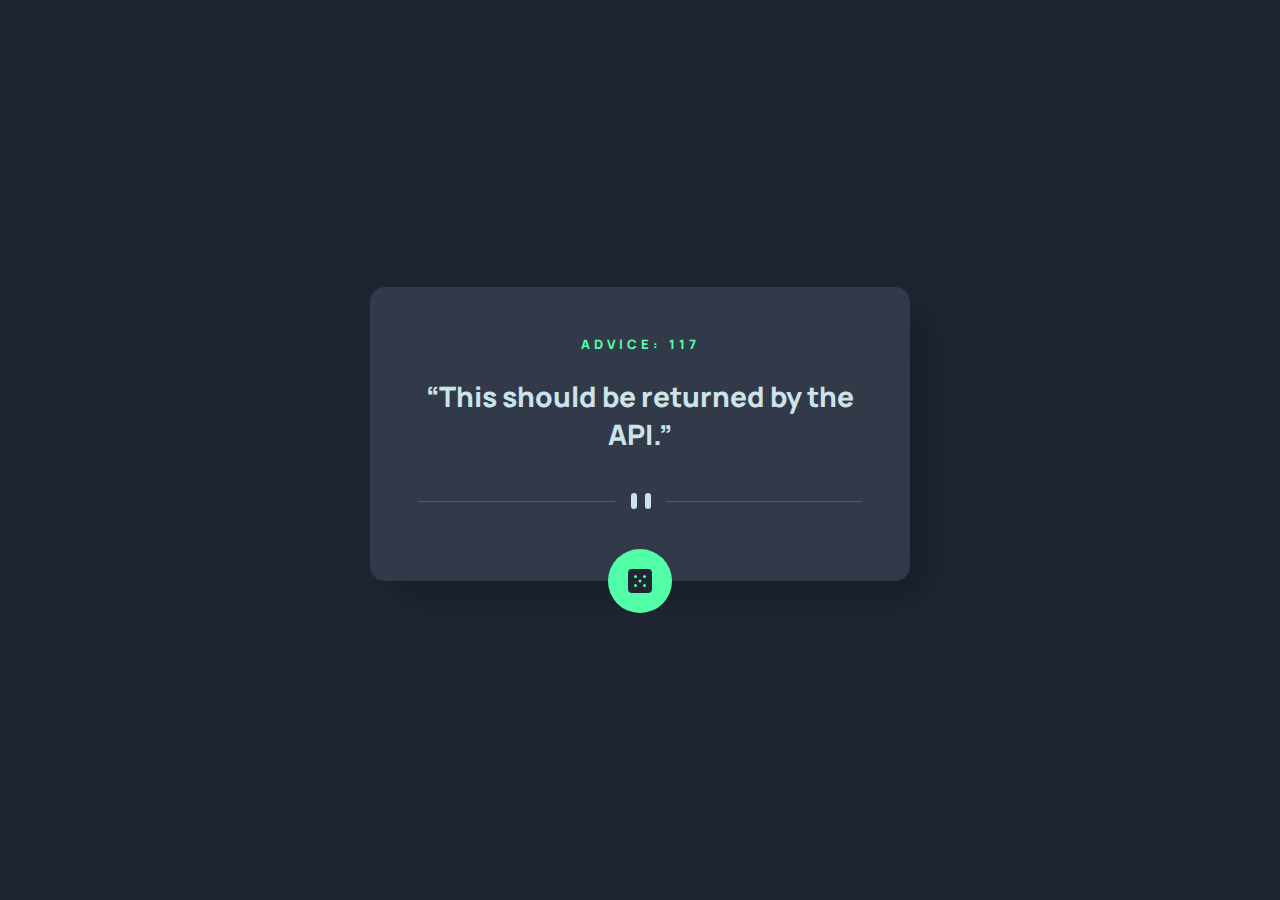
<file: advice-generator-app/index.html>
<!DOCTYPE html>
<html lang="en">
  <head>
    <meta charset="UTF-8" />
    <meta name="viewport" content="width=device-width, initial-scale=1.0" />
    <!-- displays site properly based on user's device -->

    <link
      rel="icon"
      type="image/png"
      sizes="32x32"
      href="./images/favicon-32x32.png"
    />
    <link rel="preconnect" href="https://fonts.googleapis.com" />
    <link rel="preconnect" href="https://fonts.gstatic.com" crossorigin />
    <link
      href="https://fonts.googleapis.com/css2?family=Manrope:wght@800&display=swap"
      rel="stylesheet"
    />
    <link rel="stylesheet" href="./style.css" />

    <title>Frontend Mentor | Advice generator app</title>

  </head>
  <body>
    <main class="advice-card">
      <h1 id="advice-id">ADVICE: 117</h1>
      <p id="advice-text">
        “This should be returned by the API.”
      </p>
      <div id="loading" class="hidden"></div>
      <div class="divider"></div>

      <button id="btn-dice">
        <img
          src="./images/icon-dice.svg"
          alt="Dice button to fetch a new advice"
        />
      </button>
    </main>

    <!-- <footer class="attribution">
      Challenge by
      <a href="https://www.frontendmentor.io?ref=challenge" target="_blank"
        >Frontend Mentor</a
      >.<br />
      Coded by
      <a href="https://www.linkedin.com/in/carzanigariccardo/"
        >Riccardo (Ricky) Carzaniga</a
      >.
    </footer> -->

    <script src="./main.js"></script>
  </body>
</html>
</file>
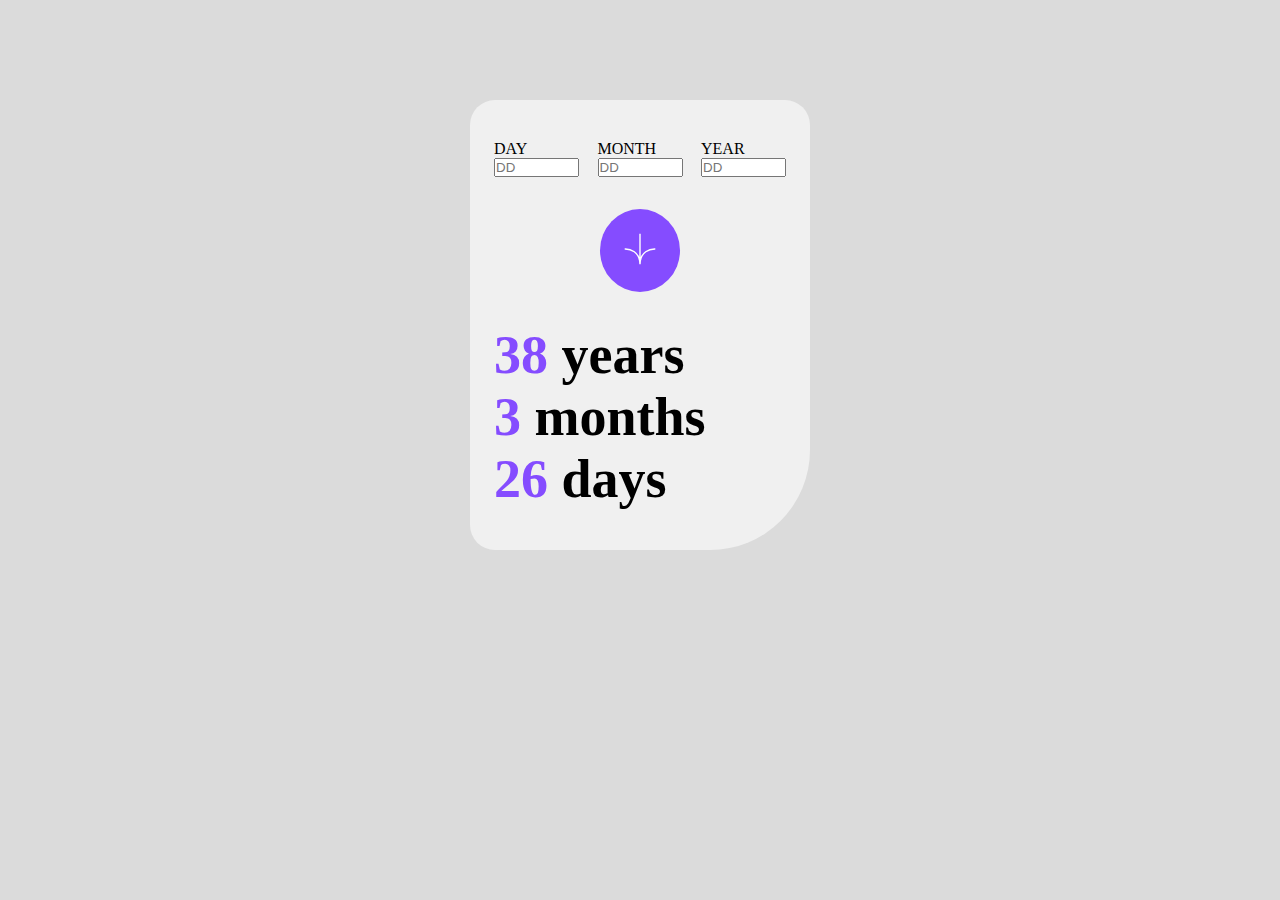
<file: age-calculator-app/index.html>
<!DOCTYPE html>
<html lang="en">
  <head>
    <meta charset="UTF-8" />
    <meta name="viewport" content="width=device-width, initial-scale=1.0" />
    <!-- displays site properly based on user's device -->

    <link
      rel="icon"
      type="image/png"
      sizes="32x32"
      href="./assets/images/favicon-32x32.png"
    />

    <link rel="stylesheet" href="./style.css" />

    <title>Frontend Mentor | Age calculator app</title>
  </head>
  <body>
    <main class="card">
      <div class="input-container">
        <label for="day"
          >DAY
          <input type="text" name="day" id="day" placeholder="DD" />
        </label>

        <label for="month"
          >MONTH
          <input type="text" name="month" id="month" placeholder="DD" />
        </label>

        <label for="year"
          >YEAR
          <input type="text" name="year" id="year" placeholder="DD" />
        </label>
      </label>

      </div>

      <!-- Button goes here -->
      <button id="btn">
        <img src="assets/images/icon-arrow.svg" alt="" />
      </button>

      <div class="output-container">
        <h2><span id="years">38</span> years</h2>
        <h2><span id="months">3</span> months</h2>
        <h2><span id="days">26</span> days</h2>
      </div>
    </main>

    <script src="./main.js"></script>

    
  </body>
</html>
</file>
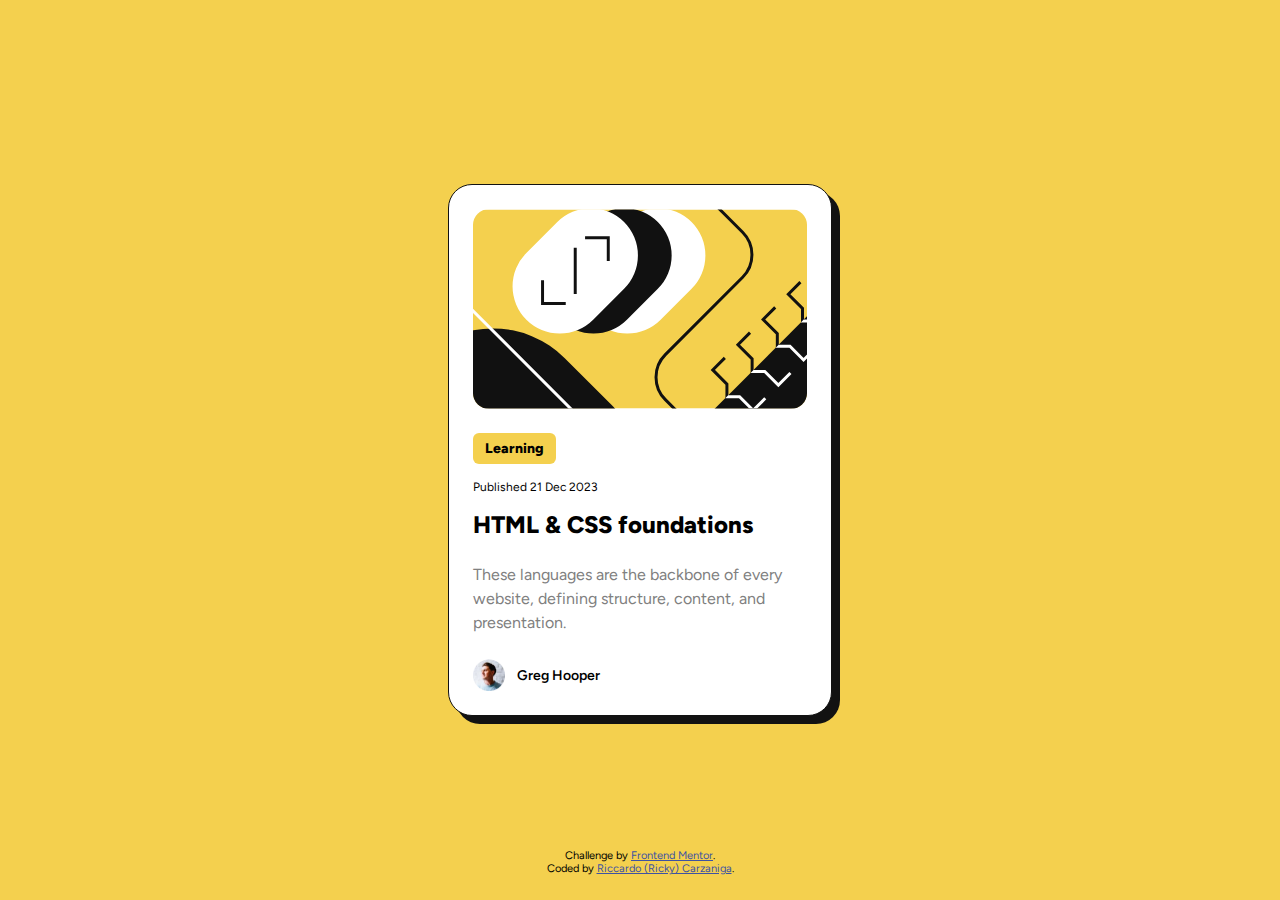
<file: blog-preview-card/index.html>
<!DOCTYPE html>
<html lang="en">
  <head>
    <meta charset="UTF-8" />
    <meta name="viewport" content="width=device-width, initial-scale=1.0" />
    <!-- displays site properly based on user's device -->

    <link
      rel="icon"
      type="image/png"
      sizes="32x32"
      href="./assets/images/favicon-32x32.png"
    />
    <link rel="preconnect" href="https://fonts.googleapis.com" />
    <link rel="preconnect" href="https://fonts.gstatic.com" crossorigin />
    <link
      href="https://fonts.googleapis.com/css2?family=Figtree:ital,wght@0,400;0,600;0,800;1,400&display=swap"
      rel="stylesheet"
    />
    <link rel="stylesheet" href="style.css" />

    <title>Frontend Mentor | Blog preview card</title>
  </head>
  <body>
    <div class="card" role="main">
      <img
        class="card-image"
        src="./assets/images/illustration-article.svg"
        alt="Illustration article"
      />

      <span class="card-category">Learning</span>

      <span class="card-date">Published 21 Dec 2023</span>

      <span class="card-title">HTML & CSS foundations</span>

      <span class="card-description"
        >These languages are the backbone of every website, defining structure,
        content, and presentation.</span
      >

      <div class="card-footer">
        <img
          class="author-avatar"
          src="./assets/images/image-avatar.webp"
          alt="Author name"
        />
        <span class="author-info">Greg Hooper</span>
      </div>
    </div>

    <div class="attribution" role="contentinfo">
      Challenge by
      <a href="https://www.frontendmentor.io?ref=challenge" target="_blank"
        >Frontend Mentor</a
      >.<br />Coded by
      <a href="https://www.linkedin.com/in/carzanigariccardo/"
        >Riccardo (Ricky) Carzaniga</a
      >.
    </div>
  </body>
</html>
</file>
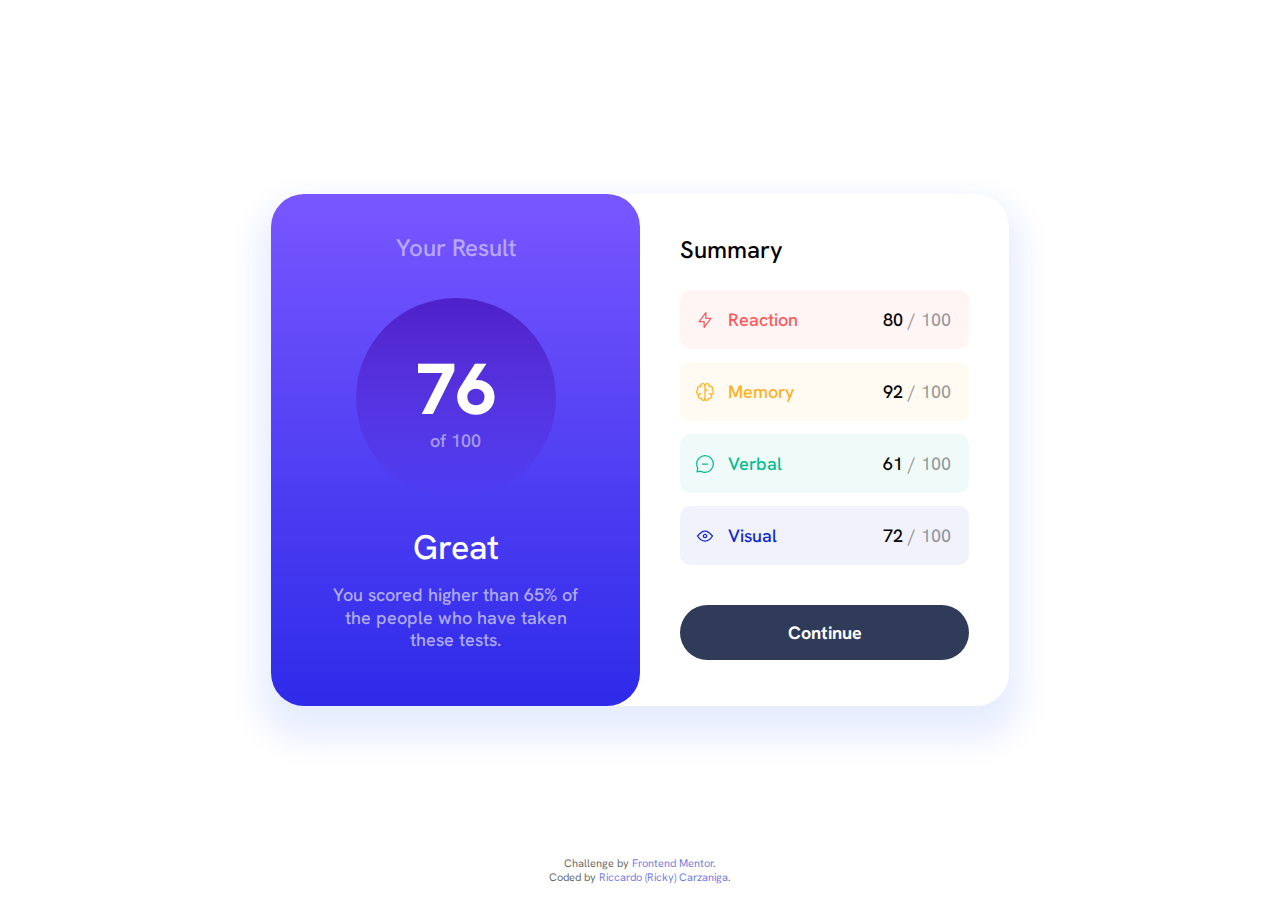
<file: results-summary-component/index.html>
<!DOCTYPE html>
<html lang="en">
  <head>
    <meta charset="UTF-8" />
    <meta name="viewport" content="width=device-width, initial-scale=1.0" />
    <!-- displays site properly based on user's device -->

    <link
      rel="icon"
      type="image/png"
      sizes="32x32"
      href="./assets/images/favicon-32x32.png"
    />

    <link rel="preconnect" href="https://fonts.googleapis.com" />
    <link rel="preconnect" href="https://fonts.gstatic.com" crossorigin />
    <link
      href="https://fonts.googleapis.com/css2?family=Hanken+Grotesk:wght@500;700;800&display=swap"
      rel="stylesheet"
    />

    <link rel="stylesheet" href="./styles.css" />

    <title>Frontend Mentor | Results summary component</title>
  </head>
  <body>
    <main class="wrapper">
      <div class="score">
        <h1 class="score-label">Your Result</h1>

        <div class="score-result">
          <span class="big"></span>
          <span class="small">of 100</span>
        </div>
        <span class="score-greeting">Great</span>
        <span class="score-insight">
          You scored higher than 65% of the people who have taken these tests.
        </span>
      </div>
      <div class="summary">
        <span class="summary-label">Summary</span>

        <div id="dynamic-skill-list"></div>
        <a href="#" class="btn-continue">Continue</a>
      </div>
    </main>

    <footer class="attribution">
      Challenge by
      <a href="https://www.frontendmentor.io?ref=challenge" target="_blank"
        >Frontend Mentor</a
      >.<br />Coded by
      <a href="https://www.linkedin.com/in/carzanigariccardo/"
        >Riccardo (Ricky) Carzaniga</a
      >.
    </footer>
    <script src="./summary.js"></script>
  </body>
</html>
</file>
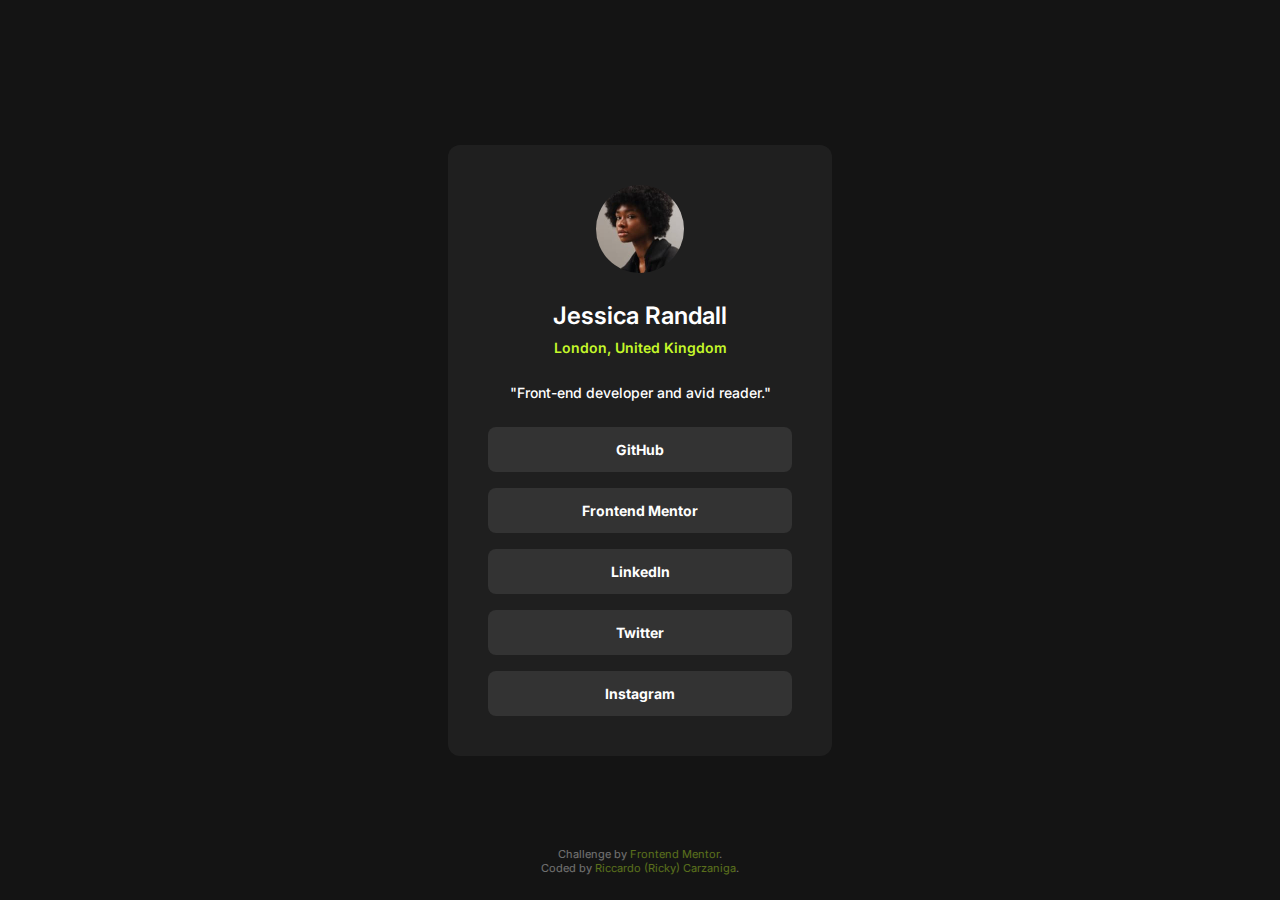
<file: social-links-profile/index.html>
<!DOCTYPE html>
<html lang="en">
  <head>
    <meta charset="UTF-8" />
    <meta name="viewport" content="width=device-width, initial-scale=1.0" />
    <!-- displays site properly based on user's device -->

    <link rel="preconnect" href="https://fonts.googleapis.com" />
    <link rel="preconnect" href="https://fonts.gstatic.com" crossorigin />
    <link
      href="https://fonts.googleapis.com/css2?family=Inter:wght@400;600;700&display=swap"
      rel="stylesheet"
    />

    <link
      rel="icon"
      type="image/png"
      sizes="32x32"
      href="./assets/images/favicon-32x32.png"
    />

    <title>Frontend Mentor | Social links profile</title>

    <link rel="stylesheet" href="style.css" />
  </head>
  <body>
    <!-- <form class="theme-picker" action="">
      <fieldset>
        <label for="dark"
          ><input type="radio" name="theme" id="dark" checked />Dark</label
        >
        <label for="light"
          ><input type="radio" name="theme" id="light" />Light</label
        >
        <label for="pink"
          ><input type="radio" name="theme" id="pink" />Pink</label
        >
        <label for="blue"
          ><input type="radio" name="theme" id="blue" />Blue</label
        >
        <label for="green"
          ><input type="radio" name="theme" id="green" />Green</label
        >
      </fieldset>
    </form> -->

    <main>
      <figure>
        <img src="./assets/images/avatar-jessica.jpeg" alt="Avatar Jessica" />
      </figure>

      <h1>Jessica Randall</h1>
      <h2>London, United Kingdom</h2>
      <h3>"Front-end developer and avid reader."</h3>

      <nav>
        <a href="#">GitHub</a>
        <a href="#">Frontend Mentor</a>
        <a href="#">LinkedIn</a>
        <a href="#">Twitter</a>
        <a href="#">Instagram</a>
      </nav>
    </main>

    <footer class="attribution">
      Challenge by
      <a href="https://www.frontendmentor.io?ref=challenge" target="_blank"
        >Frontend Mentor</a
      >.<br />
      Coded by
      <a href="https://www.linkedin.com/in/carzanigariccardo/"
        >Riccardo (Ricky) Carzaniga</a
      >.
    </footer>
  </body>
</html>
</file>
<file: advice-generator-app/style.css>
* {
  margin: 0;
  padding: 0;
  box-sizing: border-box;
}

:root {
  /* ### Primary */
  --light-cyan: hsl(193, 38%, 86%);
  --neon-green: hsl(150, 100%, 66%);
  /* ### Neutral */
  --grayish-blue: hsl(217, 19%, 38%);
  --dark-grayish-blue: hsl(217, 19%, 24%);
  --dark-blue: hsl(218, 23%, 16%);
}

body {
  background-color: var(--dark-blue);
  font-family: "Manrope", sans-serif;
  min-height: 100vh;
  display: flex;
  justify-content: center;
  align-items: center;
  flex-direction: column;
}

.advice-card {
  background-color: var(--dark-grayish-blue);
  width: 345px;
  padding: 40px 24px 32px;
  display: flex;
  flex-direction: column;
  justify-content: flex-start;
  align-items: center;
  border-radius: 10px;
  box-shadow: 20px 20px 40px 0 rgba(0, 0, 0, 0.2);
  -webkit-box-shadow: 20px 20px 40px 0 rgba(0, 0, 0, 0.2);
  -moz-box-shadow: 20px 20px 40px 0 rgba(0, 0, 0, 0.2);
  margin-bottom: 32px;

  position: relative;
}

/* .advice-card::after {
  content: "";
  position: absolute;
  left: 0;
  right: 0;
  top: 0;
  bottom: 0;
  background-image: url("./misc/test.png");
  opacity: 0.5;
} */

h1 {
  font-size: 11px;
  font-weight: 800;
  letter-spacing: 3.5px;
  color: var(--neon-green);
  margin-bottom: 24px;
}

p {
  font-size: 24px;
  font-weight: 800;
  line-height: 33px;
  text-align: center;
  word-spacing: -1px;
  color: var(--light-cyan);
}

.divider {
  margin-top: 24px;
  margin-bottom: 32px;
  background-image: url('./images/pattern-divider-mobile.svg');
  background-position: center;
  width: 100%;
  height: 16px;
}

#btn-dice {
  border: 0;
  display: flex;
  justify-content: center;
  align-items: center;
  background-color: var(--neon-green);
  padding: 20px;
  border-radius: 50%;
  position: absolute;
  bottom: -32px;
}

#btn-dice:hover {
  box-shadow: 0 0 30px 0px var(--neon-green);
  -webkit-box-shadow: 0 0 30px 0px var(--neon-green);
  -moz-box-shadow: 0 0 30px 0px var(--neon-green);
}

#btn-dice:hover img {
  animation: shake 0.5s linear infinite;
}

#btn-dice:active {
  background-color: var(--dark-blue);
  box-shadow: 0 0 30px 0px var(--neon-green) inset;
}

#btn-dice:active img {
  filter: invert(73%) sepia(88%) saturate(314%) hue-rotate(86deg)
    brightness(98%) contrast(104%);
}

@keyframes shake {
  0% {
    transform: translate(1px, 1px) rotate(0deg);
  }
  10% {
    transform: translate(-1px, -2px) rotate(-20deg);
  }
  20% {
    transform: translate(-3px, 0px) rotate(20deg);
  }
  30% {
    transform: translate(3px, 2px) rotate(0deg);
  }
  40% {
    transform: translate(1px, -1px) rotate(20deg);
  }
  50% {
    transform: translate(-1px, 2px) rotate(-20deg);
  }
  60% {
    transform: translate(-3px, 1px) rotate(0deg);
  }
  70% {
    transform: translate(3px, 1px) rotate(-20deg);
  }
  80% {
    transform: translate(-1px, -1px) rotate(20deg);
  }
  90% {
    transform: translate(1px, 2px) rotate(0deg);
  }
  100% {
    transform: translate(1px, -2px) rotate(-20deg);
  }
}

#loading {
  display: inline-block;
  width: 50px;
  height: 50px;
  border: 3px solid rgba(255, 255, 255, 0.3);
  border-radius: 50%;
  border-top-color: var(--neon-green);
  animation: spin 1s ease-in-out infinite;
  -webkit-animation: spin 1s ease-in-out infinite;
}

.hidden {
  display: none !important;
}

.attribution {
  position: absolute;
  bottom: 25px;
  font-size: 11px;
  text-align: center;
  opacity: 0.4;
  color: var(--light-cyan);
  font-family: Arial, Helvetica, sans-serif;
}
.attribution a {
  color: var(--neon-green);
  text-decoration: none;
}

.attribution a:hover {
  text-decoration: underline;
}

@keyframes spin {
  to {
    -webkit-transform: rotate(360deg);
  }
}
@-webkit-keyframes spin {
  to {
    -webkit-transform: rotate(360deg);
  }
}

@media only screen and (min-width: 572px) {
  .advice-card {
    width: 540px;
    border-radius: 15px;
    padding: 48px 48px 32px;
  }
  h1 {
    font-size: 13px;
    font-weight: 800;
    letter-spacing: 4px;
    margin-bottom: 24px;
  }

  p {
    font-size: 28px;
    line-height: 38px;
  }

  .divider {
    margin-top: 40px;
    margin-bottom: 40px;
  }

}
</file>
<file: age-calculator-app/style.css>
:root {
  /* color */
  --purple: hsl(259, 100%, 65%);
  --light-red: hsl(0, 100%, 67%);
  --white: hsl(0, 0%, 100%);
  --off-white: hsl(0, 0%, 94%);
  --light-grey: hsl(0, 0%, 86%);
  --smokey-grey: hsl(0, 1%, 44%);
  --off-black: hsl(0, 0%, 8%);
}

* {
  padding: 0;
  margin: 0;
  box-sizing: border-box;
}

body {
  background-color: var(--light-grey);
  display: flex;
  justify-content: center;
}

.card {
  background-color: var(--off-white);
  width: 340px;
  /* height: 300px; */
  margin-top: 100px;
  /* border-radius: 25%; */
  border-top-left-radius: 25px;
  border-top-right-radius: 25px;
  border-bottom-left-radius: 25px;
  border-bottom-right-radius: 100px;
  padding: 40px 24px;
}

.input-container {
  display: flex;
  justify-content: space-between;
}

.input-container input, .input-container label {
  width: 85px;
} 

#btn {
  background-color: var(--purple);
  border: 0;
  border-radius: 50%;
  padding: 1.5rem;
  margin-top: 2rem;
  display: block;
  margin: 2rem auto;
}

#btn > img {
  width: 2rem;
  height: 2rem;
}

#btn:active {
  background-color: red;
}

.output-container h2 {
  font-size: 54px;
}

#years, #months, #days {
  color: var(--purple);
}
</file>
<file: blog-preview-card/style.css>
* {
  margin: 0;
  padding: 0;
  font-family: "Figtree", sans-serif;
  box-sizing: border-box;
}

body {
  background-color: hsl(47, 88%, 63%);
  height: 100vh;
  width: 100%;
  display: flex;
  flex-direction: column;
  justify-content: center;
  align-items: center;
}

.card {
  width: 325px;
  border: 1px solid hsl(0, 0%, 7%);
  box-shadow: 8px 8px 0px 0px hsl(0, 0%, 7%);
  border-radius: 24px;
  background-color: hsl(0, 0%, 100%);
  padding: 24px;

  display: flex;
  flex-direction: column;
  justify-content: start;
  align-items: start;
}

.card-image {
  width: 100%;
  height: 200px;
  border-radius: 16px;
  margin-bottom: 24px;
  object-fit: cover;
}

.card-category {
  font-size: 12px;
  font-weight: 800;
  background-color: hsl(47, 88%, 63%);
  padding: 7px 12px;
  border-radius: 6px;
  margin-bottom: 16px;
}

.card-date {
  font-size: 12px;
  font-weight: 400;
  margin-bottom: 16px;
}

.card-title {
  font-size: 20px;
  font-weight: 800;
  margin-bottom: 24px;
}

.card-title:hover {
  color: hsl(47, 88%, 63%);
  cursor: pointer;
}

.card-description {
  font-size: 14px;
  line-height: 21px;
  font-weight: 400;
  color: hsl(0, 0%, 50%);
  margin-bottom: 24px;
}

.card-footer {
  display: flex;
  justify-content: start;
  align-items: center;
  gap: 12px;
}

.author-avatar {
  width: 32px;
  height: 32px;
}

.author-info {
  font-size: 14px;
  font-weight: 600;
}

.attribution {
  position: absolute;
  bottom: 25px;
  font-size: 11px;
  text-align: center;
}
.attribution a {
  color: hsl(228, 45%, 44%);
}

@media only screen and (min-width: 500px) {
  .card {
    width: 384px;
  }

  .card-category,
  .card-title {
    font-size: 14px;
  }

  .card-title {
    font-size: 24px;
  }

  .card-description {
    font-size: 16px;
    line-height: 24px;
  }

}
</file>
<file: results-summary-component/styles.css>
* {
  margin: 0;
  padding: 0;
  font-family: "Hanken Grotesk", sans-serif;
  box-sizing: border-box;
}

body {
  width: 100%;
  height: 100vh;
  display: flex;
  flex-direction: column;
  justify-content: start;
  align-items: center;
}

.wrapper {
  position: relative;
  width: 375px;
  display: flex;
  flex-direction: column;
  justify-content: start;
  align-items: stretch;
}

.score {
  background: linear-gradient(
    0deg,
    hsl(241, 81%, 54%) 0%,
    hsl(252, 100%, 67%) 100%
  );
  display: flex;
  flex-direction: column;
  justify-content: center;
  align-items: center;
  border-radius: 0 0 33px 33px;
  padding: 24px 0 40px;
  color: #fff;
}

.score-label {
  font-size: 18px;
  font-weight: 700;
  color: hsla(0, 0%, 100%, 0.5);
  margin-bottom: 24px;
}

.score-result {
  background: linear-gradient(
    0deg,
    hsla(241, 72%, 46%, 0),
    hsla(256, 72%, 46%, 1)
  );
  width: 140px;
  height: 140px;
  border-radius: 50%;
  display: flex;
  flex-direction: column;
  justify-content: center;
  align-items: center;
  margin-bottom: 24px;
}

.score-result .big {
  font-size: 56px;
  font-weight: 700;
  margin-top: 4px;
}

.score-result .small {
  font-size: 16px;
  font-weight: 500;
  opacity: 0.5;
}

.score-greeting {
  color: hsl(0, 0%, 100%);
  font-size: 24px;
  font-weight: 500;
  margin-bottom: 10px;
}

.score-insight {
  font-size: 16px;
  font-weight: 500;
  line-height: 20px;
  color: hsla(0, 0%, 100%, 0.6);
  text-align: center;
  width: 260px;
}

.summary {
  padding: 25px 30px;
  display: flex;
  flex-direction: column;
  justify-content: start;
  align-items: stretch;
}

.summary-label {
  font-size: 18px;
  font-weight: 500;
  margin-bottom: 25px;
  margin-left: 2px;
}

.summary-skill {
  font-size: 16px;
  font-weight: 500;
  padding: 16px 18px 20px 15px;
  border-radius: 10px;
  margin-bottom: 15px;
  display: flex;
  justify-content: space-between;
}

.summary-skill:last-child {
  margin-bottom: 22px;
}

.skill-name {
  display: flex;
  align-items: center;
  gap: 13px;
}

.skill-value {
  color: black;
}

.skill-value .light {
  color: rgba(0, 0, 0, 0.4);
}

.red {
  color: hsl(0, 100%, 67%);
  background-color: hsla(0, 100%, 67%, 0.06);
}

.yellow {
  color: hsl(39, 100%, 56%);
  background-color: hsla(39, 100%, 56%, 0.06);
}

.green {
  color: hsl(166, 100%, 37%);
  background-color: hsla(166, 100%, 37%, 0.06);
}

.blue {
  color: hsl(234, 85%, 45%);
  background-color: hsla(234, 85%, 45%, 0.06);
}

.btn-continue {
  background-color: hsl(224, 30%, 27%);
  color: #fff;
  text-decoration: none;
  text-align: center;
  font-size: 18px;
  font-weight: 700;
  padding: 16px 0;
  border-radius: 28px;
}

.btn-continue:hover {
  background: linear-gradient(
    0deg,
    hsl(241, 81%, 54%) 0%,
    hsl(252, 100%, 67%) 100%
  );
}

.attribution {
  padding: 1rem 0 1rem;
  font-size: 11px;
  text-align: center;
  opacity: 0.6;
}
.attribution a {
  color: hsl(234, 85%, 45%);
  text-decoration: none;
}

.attribution a:hover {
  text-decoration: underline;
}

@media only screen and (min-width: 500px) {
  body {
    justify-content: center;
  }

  .wrapper {
    width: 738px;
    display: flex;
    flex-direction: row;
    flex-wrap: wrap;
    border-radius: 33px;
    box-shadow: 0px 20px 30px 14px rgba(0, 71, 255, 0.09);
    height: initial;
  }

  .wrapper::after {
    background-image: url("./design/test.png");
  }

  .score {
    width: 369px;
    border-radius: 33px;
    justify-content: flex-start;
  }

  .score-label {
    font-size: 24px;
    font-weight: 500;
    margin-top: 14px;
    margin-bottom: 35px;
  }

  .score-result {
    width: 200px;
    height: 200px;
  }

  .score-result .big {
    font-size: 72px;
    font-weight: 800;
    line-height: 80px;
  }

  .score-result .small {
    font-size: 18px;
  }

  .score-greeting {
    font-size: 34px;
    margin-top: 3px;
    margin-bottom: 15px;
  }

  .score-insight {
    font-size: 18px;
    width: 250px;
    line-height: 1.25;
    margin-bottom: 14px;
  }

  .summary {
    width: 369px;
    padding: 40px;
  }

  .summary-label {
    margin-left: 0;
    font-size: 24px;
  }

  .summary-skill {
    font-size: 18px;
    margin-bottom: 13px;
    padding: 18px 18px 18px 15px;
  }

  .summary-skill:last-child {
    margin-bottom: 40px;
  }

  .attribution {
    position: absolute;
    bottom: 1rem;
    padding: 0;
  }
}
</file>
<file: social-links-profile/style.css>
:root {
  --primary-highlight: hsl(75, 94%, 57%);
  --neutral-text: hsl(0, 0%, 100%);
  --large-color: hsl(0, 0%, 8%);
  --medium-color: hsl(0, 0%, 12%);
  --small-color: hsl(0, 0%, 20%);
}

* {
  margin: 0;
  padding: 0;
  font-family: "Inter", sans-serif;
  box-sizing: border-box;
}

body {
  background-color: var(--large-color);
  color: var(--neutral-text);
  display: flex;
  justify-content: center;
  align-items: center;
  flex-direction: column;
  height: 100vh;
}

.theme-picker {
  position: absolute;
  top: 0;
  right: 0;
}

.theme-picker > fieldset {
  display: flex;
  flex-direction: column;
  border: 0;
  display: flex;
  gap: 1rem;
  background-color: var(--medium-color);
  width: fit-content;
  padding: 1rem 1.5rem;
  border-radius: 0 0 1rem 1rem;
}

.theme-picker > fieldset > label > input {
  margin-right: .7rem;
}

main {
  background-color: var(--medium-color);
  width: 327px;
  border-radius: 12px;
  padding: 24px;
  position: relative;
}

img {
  border-radius: 50%;
  width: 88px;
  aspect-ratio: 1;
  margin: 0 auto 28px;
  display: block;
}

h1 {
  font-size: 24px;
  font-weight: 600;
  text-align: center;
  margin-bottom: 9px;
}

h2 {
  font-size: 14px;
  font-weight: 600;
  text-align: center;
  color: var(--primary-highlight);
  margin-bottom: 28px;
}

h3 {
  font-size: 14px;
  font-weight: 500;
  text-align: center;
  margin-bottom: 26px;
}

nav {
  display: flex;
  flex-direction: column;
  gap: 16px;
}

nav a {
  text-decoration: none;
  color: inherit;
  background-color: var(--small-color);
  text-align: center;
  font-size: 14px;
  font-weight: 700;
  padding: 14px;
  border-radius: 8px;
}

nav a:hover {
  background-color: var(--primary-highlight);
  color: var(--small-color);
}

.attribution {
  position: absolute;
  bottom: 25px;
  font-size: 11px;
  text-align: center;
  opacity: 0.4;
}
.attribution a {
  color: var(--primary-highlight);
  text-decoration: none;
}

.attribution a:hover {
  text-decoration: underline;
}

@media only screen and (min-width: 400px) {
  main {
    width: 384px;
    border-radius: 12px;
    padding: 40px;
  }
}
</file>
